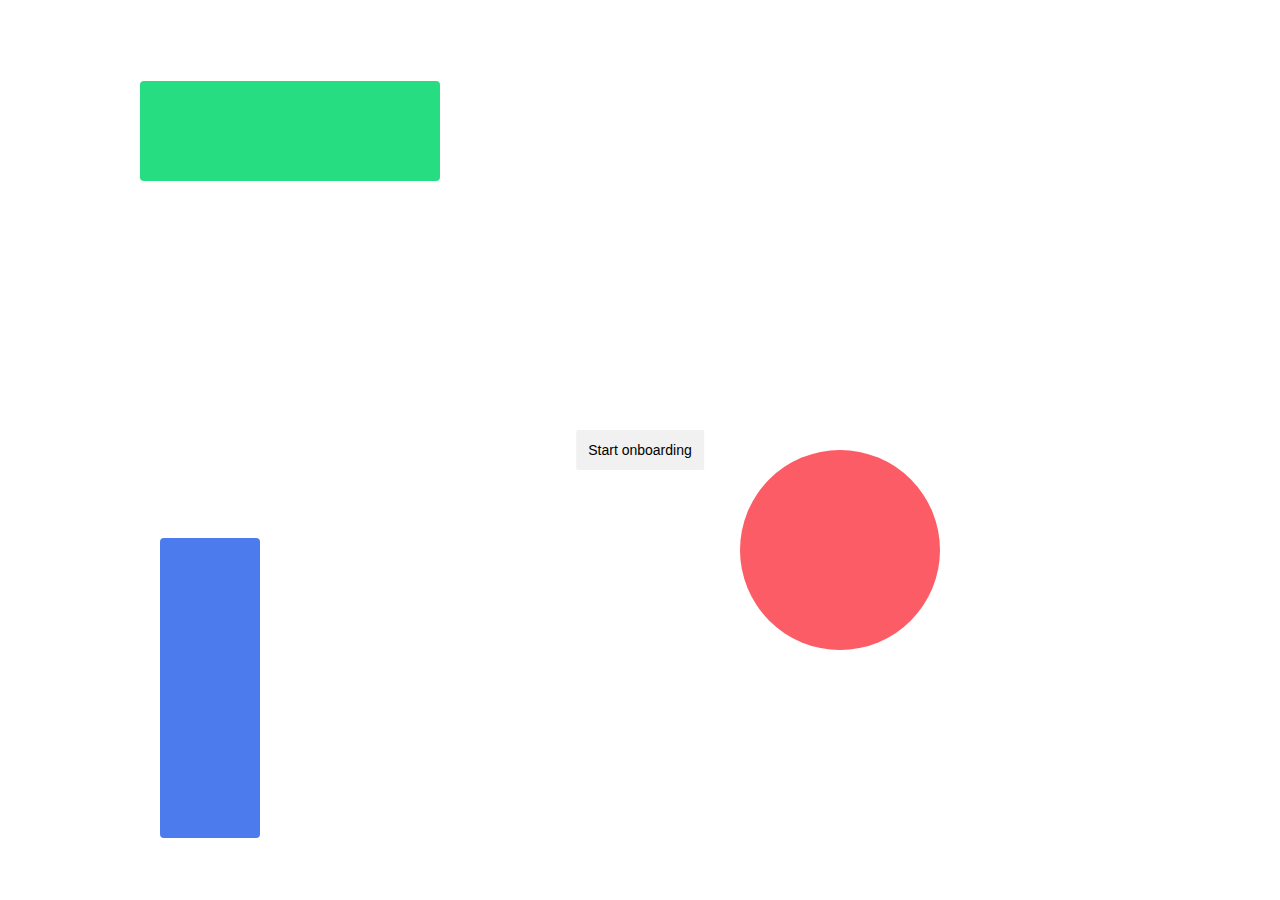
<file: 00. Task-1/index.html>
<!DOCTYPE html>
<html lang="en">
  <head>
    <meta charset="UTF-8" />
    <meta http-equiv="X-UA-Compatible" content="IE=edge" />
    <meta name="viewport" content="width=device-width, initial-scale=1.0" />
    <title>Project Starter</title>
    <link rel="stylesheet" href="style.css" />
    <!-- FONT AWESOME -->
  </head>
  <body>
    <div class="onboarding">
      <button class="button">Start onboarding</button>
      <div class="onboarding__item onboarding__item--top"></div>
      <div class="onboarding__item onboarding__item--left"></div>
      <div class="onboarding__item onboarding__item--right"></div>
    </div>
    <div class="overlay hide"></div>
    <!-- JS -->
    <script src="app.js"></script>
  </body>
</html>
</file>
<file: 00. Task-1/style.css>
@import url('https://fonts.googleapis.com/css2?family=Roboto:wght@100;200;300;400;500;600;800;900&display=swap');

* {
  margin: 0;
  padding: 0;
}

*,
*::before,
*::after {
  box-sizing: border-box;
}

html {
  height: 100%;
}

body {
  height: 100vh;
  justify-content: center;
  font-family: 'Roboto', sans-serif;
  display: flex;
  align-items: center;
  justify-content: center;
  padding: 70px 30px;
}

.onboarding {
  font-family: Arial, sans-serif;
  max-width: 1000px;
  width: 100%;
  max-height: 738px;
  height: 100%;
  position: relative;
}

.onboarding__item {
  border-radius: 4px;
}

.onboarding__item--top {
  position: absolute;
  width: 300px;
  height: 100px;
  background: #26de81;
  top: 0;
  left: 0;
}

.onboarding__item--left {
  position: absolute;
  width: 100px;
  height: 300px;
  left: 20px;
  bottom: -19px;
  background: #4b7bec;
}

.onboarding__item--right {
  position: absolute;
  border-radius: 50%;
  width: 200px;
  height: 200px;
  top: 50%;
  right: 20%;
  background: #fc5c65;
}

.button {
  height: 40px;
  line-height: 40px;
  background: #f1f1f1;
  border-radius: 2px;
  border: 0;
  margin: 0;
  padding: 0 12px;
  font-size: 14px;
  cursor: pointer;
  transition: background-color 0.15s ease-in-out;
  outline: none;
  position: absolute;
  top: 50%;
  left: 50%;
  transform: translate(-50%, -50%);
}

.button:hover {
  background: #e8e8e8;
}

.button:active {
  margin-top: 1px;
}

.overlay {
  position: absolute;
  top: 0;
  left: 0;
  height: 100vh;
  width: 100%;
  background-color: #000;
  opacity: 0.7;
  z-index: 1;
  transition: opacity 0.1s;
}

.overlay.hide {
  z-index: -100;
  opacity: 0;
}

@media screen and (max-width: 645px) {
  .onboarding__item--left {
    height: 230px;
    left: 0;
    bottom: 0;
  }

  .onboarding__item--right {
    right: 0;
    top: unset;
    bottom: 30px;
    width: 150px;
    height: 150px;
  }
}
</file>
